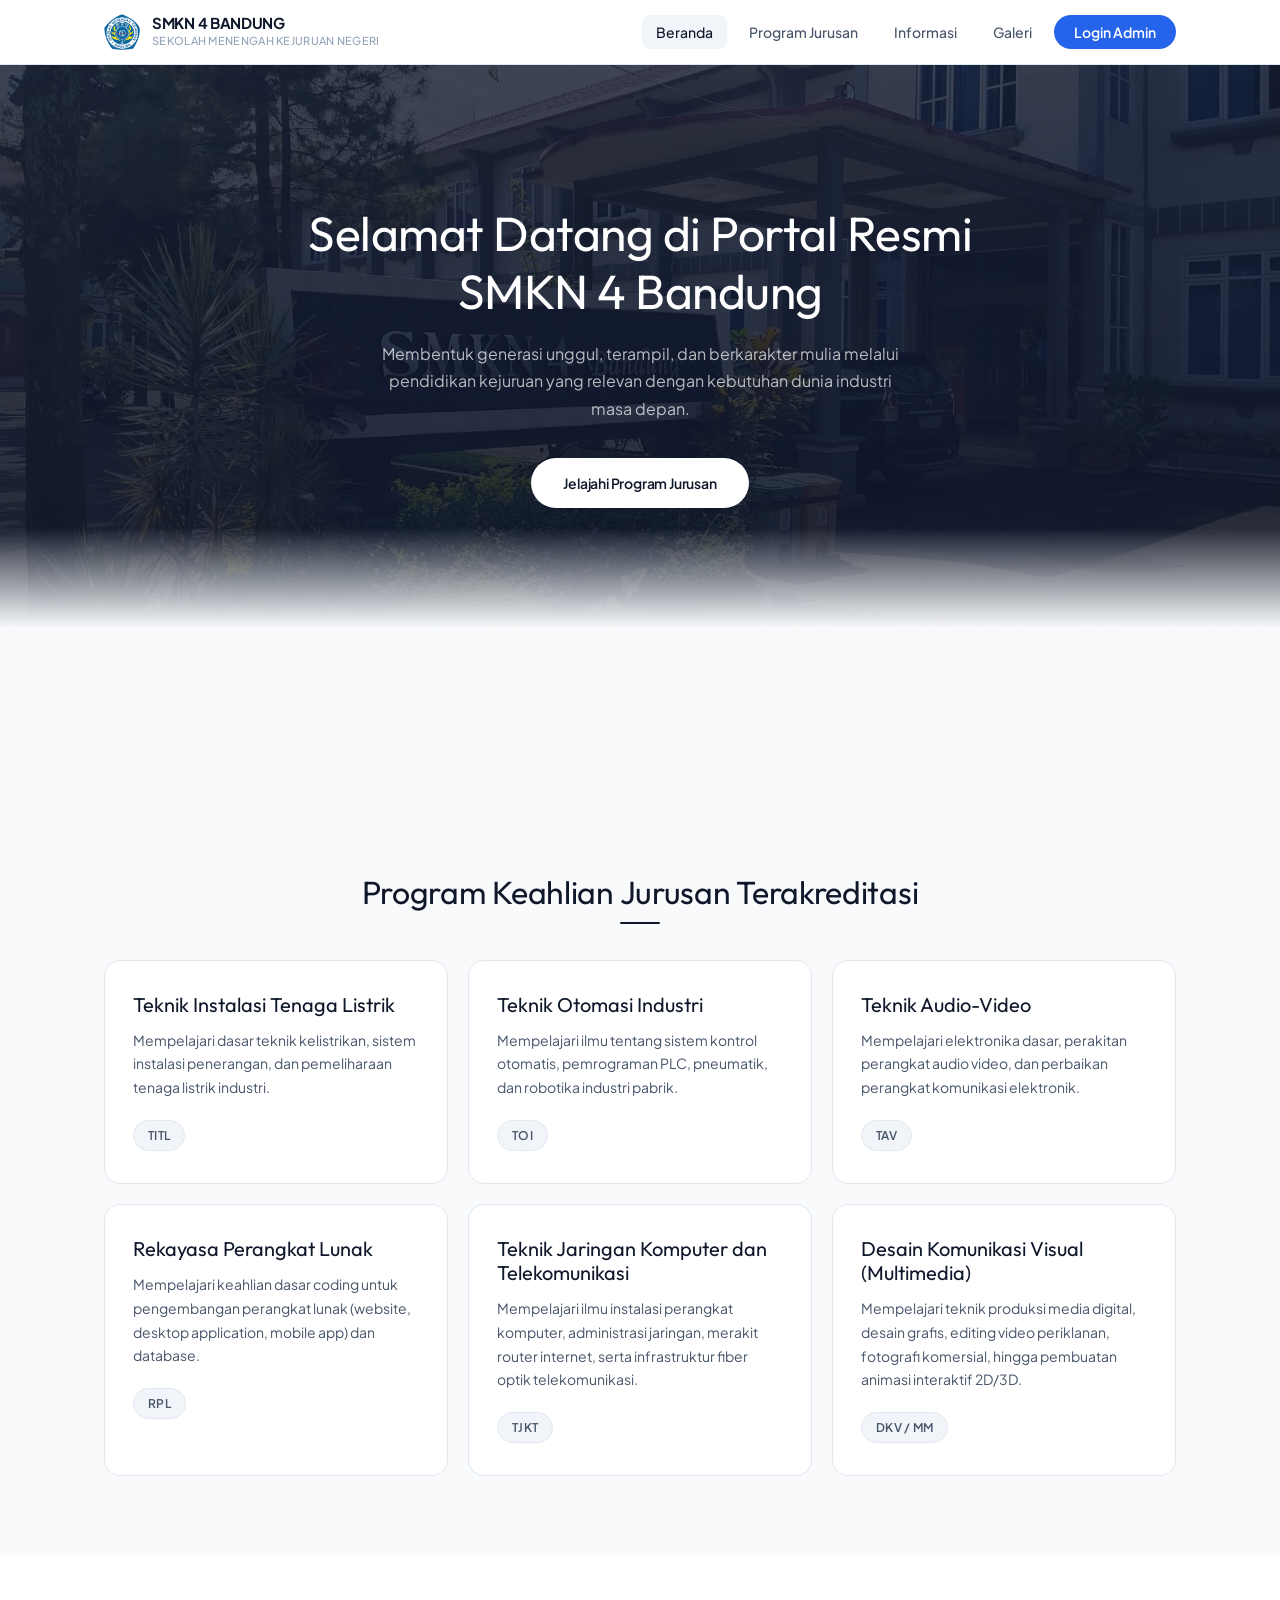
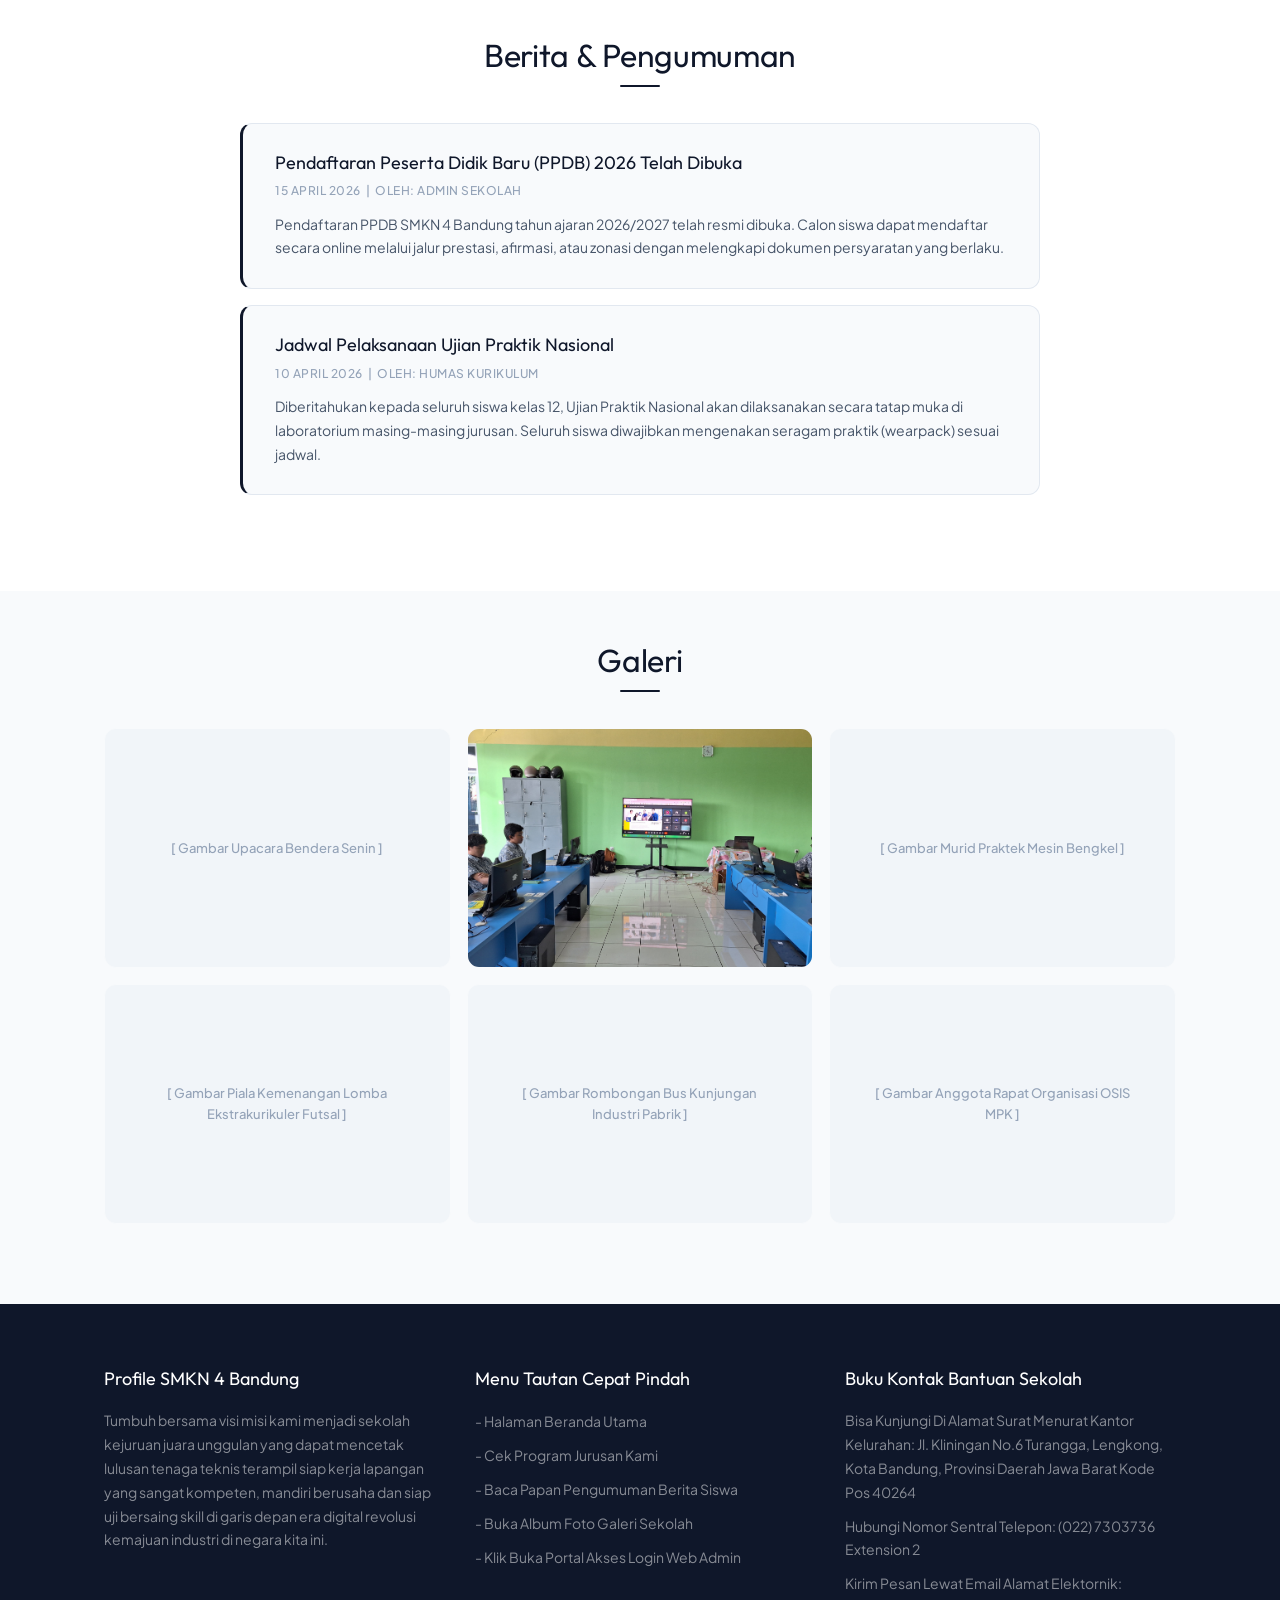
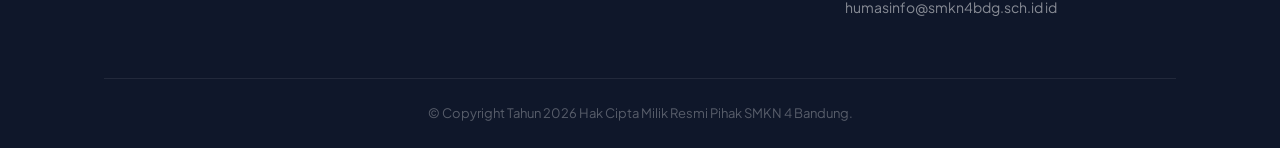
<file: index.html>
<!DOCTYPE html>
<html lang="id">
<head>
  <meta charset="UTF-8" />
  <meta name="viewport" content="width=device-width, initial-scale=1.0" />
  <title>SMKN 4 Bandung - Beranda</title>
  <link rel="preconnect" href="https://fonts.googleapis.com">
  <link rel="preconnect" href="https://fonts.gstatic.com" crossorigin>
  <link rel="stylesheet" href="style.css" />
  
  <link rel="preload" as="image" href="src/opat.png" fetchpriority="high">
</head>
<body>

  <div class="navbar">
    <div class="container">
      <a href="index.html" class="nav-brand">
        <img src="src/logo4.png" alt="Logo Sekolah SMKN 4 Bandung" class="nav-logo-img" />
        <div>
          <h1>SMKN 4 BANDUNG</h1>
          <p>Sekolah Menengah Kejuruan Negeri</p>
        </div>
      </a>

      <div class="mobile-toggle" id="mobileToggle">
        <span></span>
        <span></span>
        <span></span>
      </div>

      <ul class="nav-menu" id="navMenu">
        <li><a href="#beranda">Beranda</a></li>
        <li><a href="#jurusan">Program Jurusan</a></li>
        <li><a href="#info">Informasi</a></li>
        <li><a href="#galeri">Galeri</a></li>
        <li><a href="login.html" class="btn-login">Login Admin</a></li>
        <li id="logoutLi" style="display: none;"><a href="#" id="btnLogout" style="color: red; font-weight: bold; padding: 8px 15px;">Log Out</a></li>
      </ul>
    </div>
  </div>

  <div class="hero" id="beranda">
    <div class="container">
      <h2>Selamat Datang di Portal Resmi SMKN 4 Bandung</h2>
      <p>Membentuk generasi unggul, terampil, dan berkarakter mulia melalui pendidikan kejuruan yang relevan dengan kebutuhan dunia industri masa depan.</p>
      <a href="#jurusan" class="btn-primary">Jelajahi Program Jurusan</a>
    </div>
  </div>

  <div class="stats-section scroll-reveal" id="stats">
    <div class="container stats-container">
      <div class="stat-box">
        <h3 class="counter" data-target="2500">0</h3>
        <p>Total Siswa Aktif</p>
      </div>
      <div class="stat-box">
        <h3 class="counter" data-target="150">0</h3>
        <p>Guru & Staf</p>
      </div>
      <div class="stat-box">
        <h3 class="counter" data-target="6">0</h3>
        <p>Program Jurusan</p>
      </div>
      <div class="stat-box">
        <h3 class="counter" data-target="62">0</h3>
        <p>Tahun Berdiri</p>
      </div>
    </div>
  </div>

  <div class="container" id="jurusan">
    
    <div class="text-center">
      <h2 class="section-title">Program Keahlian Jurusan Terakreditasi</h2>
    </div>
    
    <div class="card-container">
      
      <div class="card">
        <h3>Teknik Instalasi Tenaga Listrik</h3>
        <p>Mempelajari dasar teknik kelistrikan, sistem instalasi penerangan, dan pemeliharaan tenaga listrik industri.</p>
        <span class="badge">TITL</span>
      </div>
      
      <div class="card">
        <h3>Teknik Otomasi Industri</h3>
        <p>Mempelajari ilmu tentang sistem kontrol otomatis, pemrograman PLC, pneumatik, dan robotika industri pabrik.</p>
        <span class="badge">TOI</span>
      </div>
    
      <div class="card">
        <h3>Teknik Audio-Video</h3>
        <p>Mempelajari elektronika dasar, perakitan perangkat audio video, dan perbaikan perangkat komunikasi elektronik.</p>
        <span class="badge">TAV</span>
      </div>
      
      <div class="card">
        <h3>Rekayasa Perangkat Lunak</h3>
        <p>Mempelajari keahlian dasar coding untuk pengembangan perangkat lunak (website, desktop application, mobile app) dan database.</p>
        <span class="badge">RPL</span>
      </div>

      <div class="card">
        <h3>Teknik Jaringan Komputer dan Telekomunikasi</h3>
        <p>Mempelajari ilmu instalasi perangkat komputer, administrasi jaringan, merakit router internet, serta infrastruktur fiber optik telekomunikasi.</p>
        <span class="badge">TJKT</span>
      </div>

      <div class="card">
        <h3>Desain Komunikasi Visual (Multimedia)</h3>
        <p>Mempelajari teknik produksi media digital, desain grafis, editing video periklanan, fotografi komersial, hingga pembuatan animasi interaktif 2D/3D.</p>
        <span class="badge">DKV / MM</span>
      </div>
    </div>

  </div>

  <div class="info-section" id="info">
    <div class="container">
      
      <div class="text-center">
        <h2 class="section-title">Berita & Pengumuman</h2>
      </div>

      <div class="info-box">
        <h4>Pendaftaran Peserta Didik Baru (PPDB) 2026 Telah Dibuka</h4>
        <p class="info-meta">15 April 2026 &nbsp;|&nbsp; Oleh: Admin Sekolah</p>
        <p>Pendaftaran PPDB SMKN 4 Bandung tahun ajaran 2026/2027 telah resmi dibuka. Calon siswa dapat mendaftar secara online melalui jalur prestasi, afirmasi, atau zonasi dengan melengkapi dokumen persyaratan yang berlaku.</p>
      </div>

      <div class="info-box">
        <h4>Jadwal Pelaksanaan Ujian Praktik Nasional</h4>
        <p class="info-meta">10 April 2026 &nbsp;|&nbsp; Oleh: Humas Kurikulum</p>
        <p>Diberitahukan kepada seluruh siswa kelas 12, Ujian Praktik Nasional akan dilaksanakan secara tatap muka di laboratorium masing-masing jurusan. Seluruh siswa diwajibkan mengenakan seragam praktik (wearpack) sesuai jadwal.</p>
      </div>

    </div>
  </div>

  <div class="container" id="galeri" style="padding-top: 50px;">
    
    <div class="text-center">
      <h2 class="section-title">Galeri</h2>
    </div>

    <div class="gallery-container">
      <div class="gallery-card">
        <div class="gal-text">[ Gambar Upacara Bendera Senin ]</div>
      </div>
      <div class="gallery-card">
        <img src="src/praktek.png" alt="Praktek Lab Komputer" class="gal-img" />
        <div class="gal-caption">Praktek Lab Komputer</div>
      </div>
      <div class="gallery-card">
        <div class="gal-text">[ Gambar Murid Praktek Mesin Bengkel ]</div>
      </div>
      <div class="gallery-card">
        <div class="gal-text">[ Gambar Piala Kemenangan Lomba Ekstrakurikuler Futsal ]</div>
      </div>
      <div class="gallery-card">
        <div class="gal-text">[ Gambar Rombongan Bus Kunjungan Industri Pabrik ]</div>
      </div>
      <div class="gallery-card">
        <div class="gal-text">[ Gambar Anggota Rapat Organisasi OSIS MPK ]</div>
      </div>
    </div>

  </div>

  <footer>
    <div class="container">
      <div class="footer-content">
        
        <div class="footer-col">
          <h4>Profile SMKN 4 Bandung</h4>
          <p>Tumbuh bersama visi misi kami menjadi sekolah kejuruan juara unggulan yang dapat mencetak lulusan tenaga teknis terampil siap kerja lapangan yang sangat kompeten, mandiri berusaha dan siap uji bersaing skill di garis depan era digital revolusi kemajuan industri di negara kita ini.</p>
        </div>
        
        <div class="footer-col">
          <h4>Menu Tautan Cepat Pindah</h4>
          <ul>
            <li><a href="#beranda">- Halaman Beranda Utama</a></li>
            <li><a href="#jurusan">- Cek Program Jurusan Kami</a></li>
            <li><a href="#info">- Baca Papan Pengumuman Berita Siswa</a></li>
            <li><a href="#galeri">- Buka Album Foto Galeri Sekolah</a></li>
            <li><a href="login.html">- Klik Buka Portal Akses Login Web Admin</a></li>
          </ul>
        </div>
        
        <div class="footer-col">
          <h4>Buku Kontak Bantuan Sekolah</h4>
          <p>Bisa Kunjungi Di Alamat Surat Menurat Kantor Kelurahan: Jl. Kliningan No.6 Turangga, Lengkong, Kota Bandung, Provinsi Daerah Jawa Barat Kode Pos 40264</p>
          <p>Hubungi Nomor Sentral Telepon: (022) 7303736 Extension 2</p>
          <p>Kirim Pesan Lewat Email Alamat Elektornik: humasinfo@smkn4bdg.sch.id id</p>
        </div>

      </div>

      <div class="footer-bottom">
        <p>&copy; Copyright Tahun 2026 Hak Cipta Milik Resmi Pihak SMKN 4 Bandung.</p>
      </div>

    </div>
  </footer>

  <script src="script.js"></script>

</body>
</html>
</file>
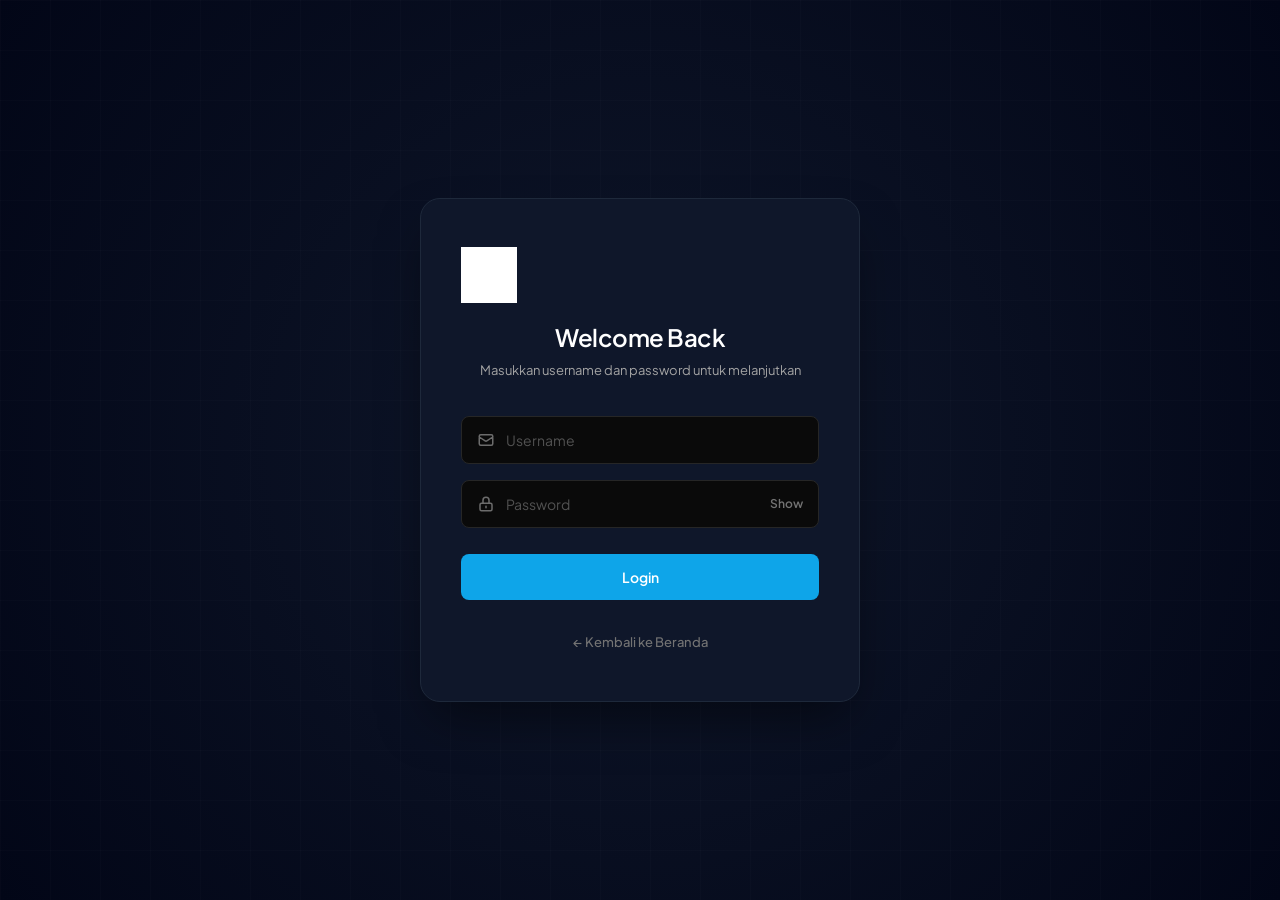
<file: login.html>
<!DOCTYPE html>
<html lang="id">
<head>
  <meta charset="UTF-8" />
  <meta name="viewport" content="width=device-width, initial-scale=1.0" />
  <title>Login Portal Akses Sistem - SMKN 4 Bandung</title>
  <link rel="preconnect" href="https://fonts.googleapis.com">
  <link rel="preconnect" href="https://fonts.gstatic.com" crossorigin>
  <link rel="stylesheet" href="style.css" />
</head>
<body class="login-body">

  <div class="login-box">
    
    <div class="login-header">
      <a href="index.html">
        <img src="src/logo4.png" alt="Logo SMKN 4 Bandung" />
      </a>
      <h2>Welcome Back</h2>
      <p>Masukkan username dan password untuk melanjutkan</p>
    </div>

    <div class="alert-message" id="alertMessage"></div>
    <div class="success-message" id="successMessage"></div>

    <form id="formLoginJS">
      
      <div class="form-group user-group">
        <input type="text" id="usernameInput" placeholder="Username" />
        <span class="error-msg" id="errorUser"></span>
      </div>

      <div class="form-group pass-group">
        <div class="password-wrapper">
          <input type="password" id="passwordInput" placeholder="Password" />
          <span class="password-toggle" id="togglePassword">Show</span>
        </div>
        <span class="error-msg" id="errorPass"></span>
      </div>

      <button type="submit" class="btn-submit">Login</button>

    </form>

    <a href="index.html" class="back-link">← Kembali ke Beranda</a>

  </div>

  <script src="script.js"></script>

</body>
</html>
</file>
<file: style.css>
/* ================================================
   SMKN 4 Bandung — Modern Blue & Minimal Design
   ================================================ */

@import url('https://fonts.googleapis.com/css2?family=Plus+Jakarta+Sans:wght@300;400;500;600;700;800&family=Outfit:wght@400;500;600;700&display=swap');

:root {
  --clr-bg: #f8fafc;
  --clr-surface: #ffffff;
  --clr-surface-alt: #f1f5f9;
  --clr-border: #e2e8f0;
  --clr-border-light: #f8fafc;
  --clr-text: #0f172a;
  --clr-text-secondary: #475569;
  --clr-text-muted: #94a3b8;
  --clr-accent: #2563eb;
  --clr-accent-hover: #1d4ed8;
  --clr-highlight: #3b82f6;
  --clr-highlight-soft: #eff6ff;
  --clr-success: #10b981;
  --clr-success-soft: #ecfdf5;
  --clr-danger: #ef4444;
  --clr-danger-soft: #fef2f2;

  --font-sans: 'Plus Jakarta Sans', -apple-system, BlinkMacSystemFont, 'Segoe UI', sans-serif;
  --font-serif: 'Outfit', -apple-system, BlinkMacSystemFont, 'Segoe UI', sans-serif;

  --shadow-xs: 0 1px 2px rgba(15, 23, 42, 0.04);
  --shadow-sm: 0 2px 8px rgba(15, 23, 42, 0.04);
  --shadow-md: 0 4px 16px rgba(15, 23, 42, 0.06);
  --shadow-lg: 0 12px 40px rgba(15, 23, 42, 0.08);
  --shadow-focus: 0 0 0 3px rgba(37, 99, 235, 0.12);

  --radius-sm: 8px;
  --radius-md: 12px;
  --radius-lg: 16px;
  --radius-xl: 24px;

  --transition: 0.25s cubic-bezier(0.4, 0, 0.2, 1);
}

/* ======== Reset ======== */
*, *::before, *::after {
  box-sizing: border-box;
  margin: 0;
  padding: 0;
}

body {
  font-family: var(--font-sans);
  font-size: 15px;
  line-height: 1.6;
  color: var(--clr-text);
  background-color: var(--clr-bg);
  -webkit-font-smoothing: antialiased;
  -moz-osx-font-smoothing: grayscale;
}

h1, h2, h3, h4, h5, h6 {
  font-family: var(--font-serif);
  font-weight: 400;
  line-height: 1.2;
}

a {
  text-decoration: none;
  color: inherit;
  transition: color var(--transition);
}

img {
  max-width: 100%;
  height: auto;
  display: block;
}

/* ======== Container ======== */
.container {
  width: 100%;
  max-width: 1120px;
  margin: 0 auto;
  padding: 0 24px;
}

/* ======== Navbar ======== */
.navbar {
  background: rgba(255,255,255,0.92);
  backdrop-filter: blur(20px);
  -webkit-backdrop-filter: blur(20px);
  border-bottom: 1px solid var(--clr-border);
  padding: 0;
  position: sticky;
  top: 0;
  z-index: 100;
}

.navbar .container {
  display: flex;
  justify-content: space-between;
  align-items: center;
  height: 64px;
}

.nav-brand {
  display: flex;
  align-items: center;
  gap: 12px;
}

.nav-logo-img {
  width: 36px;
  height: 36px;
  object-fit: contain;
  transition: transform var(--transition);
}
.nav-brand:hover .nav-logo-img {
  transform: rotate(-6deg);
}

.nav-brand h1 {
  font-family: var(--font-sans);
  font-size: 15px;
  font-weight: 700;
  color: var(--clr-text);
  letter-spacing: -0.3px;
}

.nav-brand p {
  font-size: 11px;
  color: var(--clr-text-muted);
  font-weight: 500;
  letter-spacing: 0.3px;
  text-transform: uppercase;
}

.nav-menu {
  list-style: none;
  display: flex;
  align-items: center;
  gap: 8px;
}

.nav-menu li a {
  color: var(--clr-text-secondary);
  font-weight: 500;
  font-size: 14px;
  padding: 8px 14px;
  border-radius: var(--radius-sm);
  transition: all var(--transition);
  position: relative;
}

.nav-menu li a:hover {
  color: var(--clr-text);
  background: var(--clr-surface-alt);
}

.nav-menu li a.active {
  color: var(--clr-text);
  background: var(--clr-surface-alt);
}

.nav-menu li a::after {
  display: none;
}

.nav-menu li a.btn-login {
  color: #fff !important;
  background: var(--clr-accent);
  font-weight: 600;
  padding: 8px 20px;
  border-radius: 100px;
  box-shadow: none;
}
.nav-menu li a.btn-login:hover {
  background: var(--clr-accent-hover);
  transform: none;
  box-shadow: none;
}

.btn-login {
  color: #fff !important;
  background: var(--clr-accent);
  font-weight: 600;
  padding: 8px 20px;
  border-radius: 100px;
  font-size: 14px;
  transition: background var(--transition);
  border: none;
  box-shadow: none;
}
.btn-login:hover {
  background: var(--clr-accent-hover);
  transform: none;
  box-shadow: none;
}

/* ======== Mobile Menu ======== */
.mobile-toggle {
  display: none;
  flex-direction: column;
  gap: 4px;
  cursor: pointer;
  padding: 8px;
}
.mobile-toggle span {
  width: 20px;
  height: 2px;
  background: var(--clr-text);
  border-radius: 2px;
  transition: all var(--transition);
}

/* ======== Hero ======== */
.hero {
  background-image: linear-gradient(rgba(15,23,42,0.8), rgba(15,23,42,0.9)), url('src/opat.png');
  background-size: cover;
  background-position: center;
  padding: 140px 24px 120px;
  text-align: center;
  position: relative;
}

.hero::after {
  content: '';
  position: absolute;
  bottom: 0;
  left: 0;
  right: 0;
  height: 100px;
  background: linear-gradient(to top, var(--clr-bg), transparent);
}

.hero h2 {
  font-family: var(--font-serif);
  font-size: 48px;
  font-weight: 400;
  color: #ffffff;
  margin-bottom: 20px;
  letter-spacing: -0.5px;
  max-width: 680px;
  margin-left: auto;
  margin-right: auto;
}

.hero p {
  font-size: 16px;
  color: rgba(255,255,255,0.7);
  max-width: 540px;
  margin: 0 auto 36px;
  line-height: 1.7;
  font-weight: 400;
}

.hero .btn-primary {
  display: inline-block;
  background: #ffffff;
  color: var(--clr-text) !important;
  padding: 14px 32px;
  font-size: 14px;
  font-weight: 600;
  font-family: var(--font-sans);
  border-radius: 100px;
  transition: all var(--transition);
  position: relative;
  z-index: 10;
  border: none;
  box-shadow: none;
  letter-spacing: -0.2px;
}

.hero .btn-primary:hover {
  background: var(--clr-surface-alt);
  transform: translateY(-2px);
  box-shadow: var(--shadow-lg);
}

/* ======== Section Title ======== */
.section-title {
  font-family: var(--font-serif);
  font-size: 32px;
  font-weight: 400;
  color: var(--clr-text);
  margin-bottom: 48px;
  display: inline-block;
  position: relative;
  letter-spacing: -0.3px;
}

.section-title::after {
  content: '';
  position: absolute;
  bottom: -12px;
  left: 50%;
  transform: translateX(-50%);
  width: 40px;
  height: 2px;
  background: var(--clr-text);
  border-radius: 1px;
}

.text-center {
  text-align: center;
}

/* ======== Stats ======== */
.stats-section {
  background: var(--clr-surface);
  padding: 48px 0;
  border-bottom: 1px solid var(--clr-border-light);
}

.stats-container {
  display: grid;
  grid-template-columns: repeat(4, 1fr);
  gap: 24px;
  text-align: center;
}

.stat-box h3 {
  font-family: var(--font-sans);
  font-size: 36px;
  font-weight: 700;
  color: var(--clr-text);
  margin-bottom: 4px;
  letter-spacing: -1px;
}

.stat-box p {
  color: var(--clr-text-muted);
  font-size: 13px;
  font-weight: 500;
  text-transform: uppercase;
  letter-spacing: 0.5px;
}

/* ======== Cards (Jurusan) ======== */
#jurusan {
  padding-top: 80px;
  padding-bottom: 80px;
}

.card-container {
  display: grid;
  grid-template-columns: repeat(auto-fit, minmax(320px, 1fr));
  gap: 20px;
}

.card {
  background: var(--clr-surface);
  border: 1px solid var(--clr-border);
  border-radius: var(--radius-lg);
  padding: 32px 28px;
  transition: all var(--transition);
  position: relative;
  overflow: hidden;
}

.card::before {
  content: '';
  position: absolute;
  top: 0;
  left: 0;
  right: 0;
  height: 3px;
  background: var(--clr-text);
  transform: scaleX(0);
  transform-origin: left;
  transition: transform 0.4s ease;
}

.card:hover::before {
  transform: scaleX(1);
}

.card:hover {
  border-color: var(--clr-text);
  transform: translateY(-4px);
  box-shadow: var(--shadow-md);
}

.card h3 {
  font-family: var(--font-serif);
  color: var(--clr-text);
  font-size: 20px;
  margin-bottom: 12px;
  font-weight: 400;
}

.card p {
  font-size: 14px;
  color: var(--clr-text-secondary);
  margin-bottom: 20px;
  line-height: 1.7;
}

.badge {
  display: inline-block;
  background: var(--clr-surface-alt);
  color: var(--clr-text-secondary);
  padding: 5px 14px;
  border-radius: 100px;
  font-size: 12px;
  font-weight: 600;
  letter-spacing: 0.3px;
  border: 1px solid var(--clr-border);
}

/* ======== Info Section ======== */
.info-section {
  background: var(--clr-surface);
  padding: 80px 0;
}

.info-box {
  background: var(--clr-bg);
  border: 1px solid var(--clr-border);
  border-left: 3px solid var(--clr-text);
  padding: 28px 32px;
  margin-bottom: 16px;
  border-radius: var(--radius-md);
  max-width: 800px;
  margin-left: auto;
  margin-right: auto;
  transition: all var(--transition);
}

.info-box:hover {
  box-shadow: var(--shadow-sm);
  border-left-color: var(--clr-highlight);
}

.info-box h4 {
  font-family: var(--font-serif);
  color: var(--clr-text);
  font-size: 18px;
  font-weight: 400;
  margin-bottom: 8px;
}

.info-meta {
  font-size: 12px;
  color: var(--clr-text-muted);
  margin-bottom: 12px;
  font-weight: 500;
  text-transform: uppercase;
  letter-spacing: 0.5px;
}

.info-box p:last-child {
  color: var(--clr-text-secondary);
  font-size: 14px;
  line-height: 1.7;
}

/* ======== Gallery ======== */
#galeri {
  padding-top: 80px;
  padding-bottom: 80px;
}

.gallery-container {
  display: grid;
  grid-template-columns: repeat(auto-fill, minmax(300px, 1fr));
  gap: 16px;
}

.gallery-card {
  height: 240px;
  background: var(--clr-surface-alt);
  position: relative;
  border-radius: var(--radius-md);
  overflow: hidden;
  cursor: pointer;
  border: 1px solid var(--clr-border-light);
}

.gallery-card .gal-text {
  position: absolute;
  top: 50%;
  left: 50%;
  transform: translate(-50%, -50%);
  color: var(--clr-text-muted);
  font-size: 13px;
  font-weight: 500;
  text-align: center;
  width: 80%;
}

.gallery-card .gal-img {
  width: 100%;
  height: 100%;
  object-fit: cover;
  transition: transform 0.5s ease;
}

.gallery-card:hover .gal-img {
  transform: scale(1.05);
}

.gallery-card .gal-caption {
  position: absolute;
  bottom: 0;
  left: 0;
  width: 100%;
  background: linear-gradient(to top, rgba(15,23,42,0.85), transparent);
  color: #fff;
  padding: 36px 20px 16px;
  font-size: 14px;
  font-weight: 600;
  opacity: 0;
  transform: translateY(8px);
  transition: all 0.3s ease;
}

.gallery-card:hover .gal-caption {
  opacity: 1;
  transform: translateY(0);
}

/* ======== Footer ======== */
footer {
  background: var(--clr-text);
  color: rgba(255,255,255,0.6);
  padding: 64px 0 24px;
  position: relative;
}

footer::before {
  display: none;
}

.footer-content {
  display: grid;
  grid-template-columns: repeat(auto-fit, minmax(260px, 1fr));
  gap: 40px;
  margin-bottom: 48px;
}

.footer-col h4 {
  font-family: var(--font-serif);
  color: #ffffff;
  font-size: 18px;
  font-weight: 400;
  margin-bottom: 20px;
}

.footer-col ul {
  list-style: none;
}

.footer-col ul li {
  margin-bottom: 10px;
}

.footer-col ul li a {
  color: rgba(255,255,255,0.5);
  font-size: 14px;
  transition: color var(--transition);
}

.footer-col ul li a:hover {
  color: #ffffff;
}

.footer-col p {
  color: rgba(255,255,255,0.5);
  font-size: 14px;
  margin-bottom: 10px;
  line-height: 1.7;
}

.footer-bottom {
  text-align: center;
  border-top: 1px solid rgba(255,255,255,0.08);
  padding-top: 24px;
  font-size: 13px;
  color: rgba(255,255,255,0.3);
}

/* ======== Login Page ======== */
.login-body {
  background: #020617;
  background-image: radial-gradient(circle at center, #0f172a 0%, #020617 100%);
  display: flex;
  justify-content: center;
  align-items: center;
  min-height: 100vh;
  padding: 24px;
  position: relative;
  overflow: hidden;
}

/* Pola sirkuit abstrak di background */
.login-body::before {
  content: '';
  position: absolute;
  top: 0; left: 0; right: 0; bottom: 0;
  background-image: linear-gradient(rgba(255, 255, 255, 0.03) 1px, transparent 1px),
                    linear-gradient(90deg, rgba(255, 255, 255, 0.03) 1px, transparent 1px);
  background-size: 50px 50px;
  opacity: 0.5;
  pointer-events: none;
}

.login-box {
  background: #0f172a;
  border: 1px solid #1e293b;
  padding: 48px 40px;
  border-radius: 20px;
  box-shadow: 0 25px 50px -12px rgba(0, 0, 0, 0.5);
  width: 100%;
  max-width: 440px;
  animation: fadeIn 0.5s ease;
  position: relative;
  z-index: 10;
}

@keyframes fadeIn {
  from { opacity: 0; transform: translateY(12px); }
  to { opacity: 1; transform: translateY(0); }
}

.login-header {
  text-align: center;
  margin-bottom: 36px;
}

.login-header img {
  width: 56px;
  margin-bottom: 20px;
  filter: brightness(0) invert(1); /* Membuat logo jadi putih di dark mode */
}

.login-header h2 {
  font-family: var(--font-sans);
  color: #ffffff;
  font-size: 24px;
  font-weight: 600;
  margin-bottom: 8px;
  letter-spacing: -0.5px;
}

.login-header p {
  color: #a3a3a3;
  font-size: 13px;
  line-height: 1.6;
}

.form-group {
  margin-bottom: 16px;
  position: relative;
}

.form-group input {
  width: 100%;
  padding: 14px 16px 14px 44px; /* Space untuk icon */
  border: 1px solid #262626;
  border-radius: 8px;
  font-size: 14px;
  font-family: var(--font-sans);
  color: #ffffff;
  background: #0a0a0a;
  transition: all var(--transition);
  outline: none;
}

.form-group input:focus {
  border-color: #0ea5e9;
  box-shadow: 0 0 0 1px #0ea5e9;
}

.form-group input::placeholder {
  color: #525252;
}

/* Input Icons Placeholder */
.form-group::before {
  content: '';
  position: absolute;
  left: 16px;
  top: 50%;
  transform: translateY(-50%);
  width: 18px;
  height: 18px;
  background-size: contain;
  background-repeat: no-repeat;
  opacity: 0.4;
  z-index: 2;
  transition: opacity var(--transition);
}

.form-group:focus-within::before {
  opacity: 1;
}

/* Username Icon (SVG Data URI) */
.form-group.user-group::before {
  background-image: url("data:image/svg+xml,%3Csvg xmlns='http://www.w3.org/2000/svg' fill='none' viewBox='0 0 24 24' stroke='white'%3E%3Cpath stroke-linecap='round' stroke-linejoin='round' stroke-width='2' d='M3 8l7.89 5.26a2 2 0 002.22 0L21 8M5 19h14a2 2 0 002-2V7a2 2 0 00-2-2H5a2 2 0 00-2 2v10a2 2 0 002 2z'/%3E%3C/svg%3E");
}

/* Password Icon (SVG Data URI) */
.form-group.pass-group::before {
  background-image: url("data:image/svg+xml,%3Csvg xmlns='http://www.w3.org/2000/svg' fill='none' viewBox='0 0 24 24' stroke='white'%3E%3Cpath stroke-linecap='round' stroke-linejoin='round' stroke-width='2' d='M12 15v2m-6 4h12a2 2 0 002-2v-6a2 2 0 00-2-2H6a2 2 0 00-2 2v6a2 2 0 002 2zm10-10V7a4 4 0 00-8 0v4h8z'/%3E%3C/svg%3E");
}

.error-msg {
  color: #ef4444;
  font-size: 12px;
  margin-top: 6px;
  font-weight: 500;
  display: block;
}

.alert-message, .success-message {
  padding: 12px 16px;
  border-radius: 8px;
  margin-bottom: 20px;
  font-size: 13px;
  font-weight: 500;
  display: none;
}

.alert-message {
  background: rgba(239, 68, 68, 0.1);
  color: #fca5a5;
  border: 1px solid rgba(239, 68, 68, 0.2);
}

.success-message {
  background: rgba(34, 197, 94, 0.1);
  color: #86efac;
  border: 1px solid rgba(34, 197, 94, 0.2);
}

.btn-submit {
  width: 100%;
  background: #0ea5e9; /* Biru cerah seperti referensi */
  color: #fff;
  border: none;
  padding: 14px;
  border-radius: 8px;
  font-size: 14px;
  font-weight: 600;
  font-family: var(--font-sans);
  cursor: pointer;
  transition: all var(--transition);
  margin-top: 10px;
}

.btn-submit:hover {
  background: #0284c7;
}

.divider {
  display: flex;
  align-items: center;
  text-align: center;
  margin: 24px 0;
  color: #525252;
  font-size: 11px;
  font-weight: 600;
  letter-spacing: 0.5px;
}
.divider::before, .divider::after {
  content: '';
  flex: 1;
  border-bottom: 1px solid #262626;
}
.divider::before { margin-right: 12px; }
.divider::after { margin-left: 12px; }

.social-login {
  display: flex;
  gap: 12px;
}
.btn-social {
  flex: 1;
  background: #1a1a1a;
  border: 1px solid #262626;
  padding: 12px;
  border-radius: 8px;
  display: flex;
  justify-content: center;
  align-items: center;
  cursor: pointer;
  transition: all var(--transition);
}
.btn-social:hover {
  background: #262626;
}
.btn-social img {
  width: 18px;
  height: 18px;
  opacity: 0.8;
}

.back-link {
  display: block;
  text-align: center;
  margin-top: 32px;
  font-size: 13px;
  color: #737373;
  font-weight: 500;
}

.back-link:hover {
  color: #d4d4d4;
}

.password-wrapper {
  position: relative;
}
.password-toggle {
  position: absolute;
  right: 16px;
  top: 50%;
  transform: translateY(-50%);
  cursor: pointer;
  font-size: 12px;
  font-weight: 600;
  color: #737373;
  user-select: none;
  transition: color var(--transition);
}
.password-toggle:hover {
  color: #d4d4d4;
}

/* ======== Scroll Reveal ======== */
.scroll-reveal {
  opacity: 0;
  transform: translateY(24px);
  transition: all 0.6s cubic-bezier(0.4, 0, 0.2, 1);
}
.scroll-reveal.active {
  opacity: 1;
  transform: translateY(0);
}

/* ======== Responsive ======== */
@media (max-width: 768px) {
  .mobile-toggle {
    display: flex;
  }

  .nav-menu {
    position: absolute;
    top: 100%;
    left: 0;
    width: 100%;
    background: rgba(255,255,255,0.98);
    backdrop-filter: blur(20px);
    flex-direction: column;
    padding: 16px 24px;
    gap: 4px;
    border-bottom: 1px solid var(--clr-border-light);
    transform: translateY(-8px);
    opacity: 0;
    pointer-events: none;
    transition: all 0.3s ease;
  }
  .nav-menu.active {
    transform: translateY(0);
    opacity: 1;
    pointer-events: auto;
  }

  .hero {
    padding: 100px 20px 80px;
  }
  .hero h2 {
    font-size: 32px;
  }

  .stats-container {
    grid-template-columns: repeat(2, 1fr);
  }

  .login-box {
    padding: 32px 24px;
  }
}
</file>
